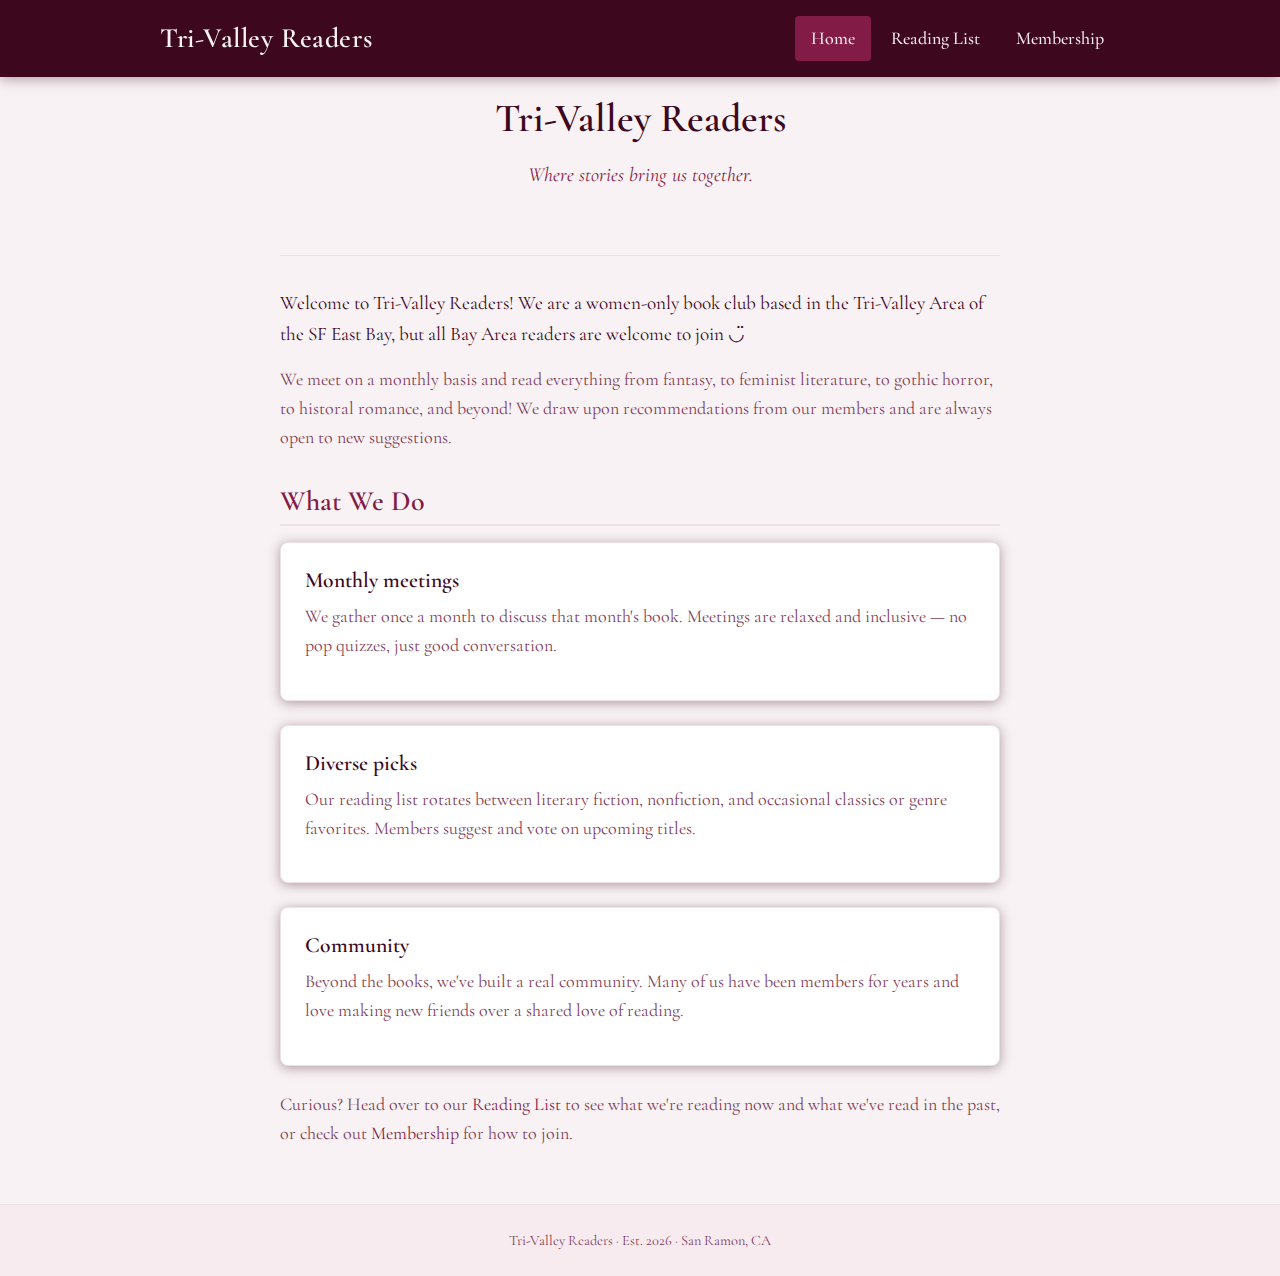
<file: index.html>
<!DOCTYPE html>
<html lang="en">
<head>
  <meta charset="UTF-8">
  <meta name="viewport" content="width=device-width, initial-scale=1.0">
  <title>Tri-Valley Readers — Book Club</title>
  <link rel="stylesheet" href="styles.css">
</head>
<body>
  <header class="site-header">
    <div class="wrap">
      <div class="logo"><a href="index.html">Tri-Valley Readers</a></div>
      <nav>
        <ul class="nav-tabs">
          <li><a href="index.html" class="active">Home</a></li>
          <li><a href="reading-list.html">Reading List</a></li>
          <li><a href="membership.html">Membership</a></li>
        </ul>
      </nav>
    </div>
  </header>

  <main>
    <div class="wrap">
      <section class="hero">
        <h1>Tri-Valley Readers</h1>
        <p class="tagline">Where stories bring us together.</p>
      </section>

      <p class="lead">
        Welcome to Tri-Valley Readers! We are a women-only book club based in the Tri-Valley Area of the SF East Bay, but all Bay Area readers are welcome to join ◡̈
      </p>

      <p>
        We meet on a monthly basis and read everything from fantasy, to feminist literature, to gothic horror, to historal romance, and beyond! We draw upon recommendations from our members and are always open to new suggestions.
      </p>

      <h2>What We Do</h2>
      <div class="card">
        <h3>Monthly meetings</h3>
        <p>We gather once a month to discuss that month's book. Meetings are relaxed and inclusive — no pop quizzes, just good conversation.</p>
      </div>
      <div class="card">
        <h3>Diverse picks</h3>
        <p>Our reading list rotates between literary fiction, nonfiction, and occasional classics or genre favorites. Members suggest and vote on upcoming titles.</p>
      </div>
      <div class="card">
        <h3>Community</h3>
        <p>Beyond the books, we've built a real community. Many of us have been members for years and love making new friends over a shared love of reading.</p>
      </div>

      <p>
        Curious? Head over to our <a href="reading-list.html">Reading List</a> to see what we're reading now and what we've read in the past, or check out <a href="membership.html">Membership</a> for how to join.
      </p>
    </div>
  </main>

  <footer class="site-footer">
    <div class="wrap">Tri-Valley Readers · Est. 2026 · San Ramon, CA</div>
  </footer>
</body>
</html>
</file>
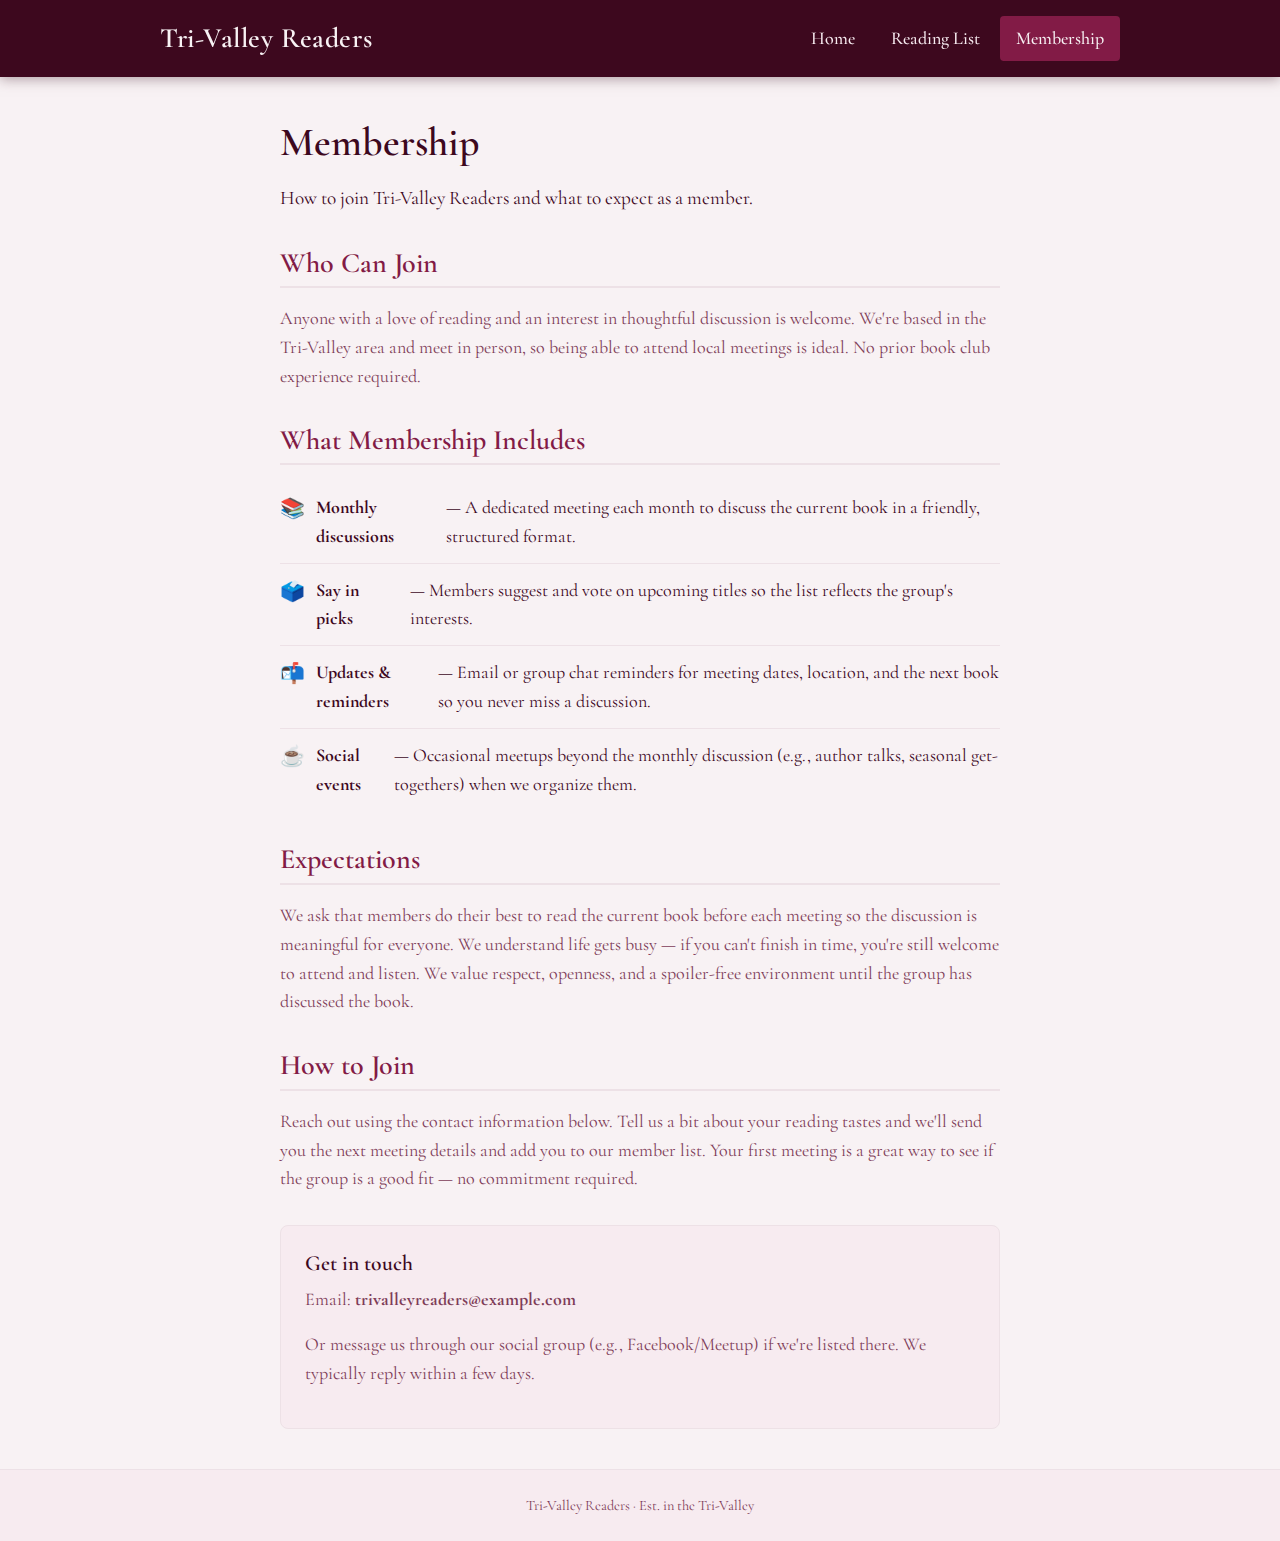
<file: membership.html>
<!DOCTYPE html>
<html lang="en">
<head>
  <meta charset="UTF-8">
  <meta name="viewport" content="width=device-width, initial-scale=1.0">
  <title>Membership — Tri-Valley Readers</title>
  <link rel="stylesheet" href="styles.css">
</head>
<body>
  <header class="site-header">
    <div class="wrap">
      <div class="logo"><a href="index.html">Tri-Valley Readers</a></div>
      <nav>
        <ul class="nav-tabs">
          <li><a href="index.html">Home</a></li>
          <li><a href="reading-list.html">Reading List</a></li>
          <li><a href="membership.html" class="active">Membership</a></li>
        </ul>
      </nav>
    </div>
  </header>

  <main>
    <div class="wrap">
      <h1>Membership</h1>
      <p class="lead">How to join Tri-Valley Readers and what to expect as a member.</p>

      <h2>Who Can Join</h2>
      <p>Anyone with a love of reading and an interest in thoughtful discussion is welcome. We're based in the Tri-Valley area and meet in person, so being able to attend local meetings is ideal. No prior book club experience required.</p>

      <h2>What Membership Includes</h2>
      <ul class="membership-list">
        <li><span class="icon">📚</span> <strong>Monthly discussions</strong> — A dedicated meeting each month to discuss the current book in a friendly, structured format.</li>
        <li><span class="icon">🗳️</span> <strong>Say in picks</strong> — Members suggest and vote on upcoming titles so the list reflects the group's interests.</li>
        <li><span class="icon">📬</span> <strong>Updates & reminders</strong> — Email or group chat reminders for meeting dates, location, and the next book so you never miss a discussion.</li>
        <li><span class="icon">☕</span> <strong>Social events</strong> — Occasional meetups beyond the monthly discussion (e.g., author talks, seasonal get-togethers) when we organize them.</li>
      </ul>

      <h2>Expectations</h2>
      <p>We ask that members do their best to read the current book before each meeting so the discussion is meaningful for everyone. We understand life gets busy — if you can't finish in time, you're still welcome to attend and listen. We value respect, openness, and a spoiler-free environment until the group has discussed the book.</p>

      <h2>How to Join</h2>
      <p>Reach out using the contact information below. Tell us a bit about your reading tastes and we'll send you the next meeting details and add you to our member list. Your first meeting is a great way to see if the group is a good fit — no commitment required.</p>

      <div class="contact-box">
        <h3>Get in touch</h3>
        <p>Email: <strong>trivalleyreaders@example.com</strong></p>
        <p>Or message us through our social group (e.g., Facebook/Meetup) if we're listed there. We typically reply within a few days.</p>
      </div>
    </div>
  </main>

  <footer class="site-footer">
    <div class="wrap">Tri-Valley Readers · Est. in the Tri-Valley</div>
  </footer>
</body>
</html>
</file>
<file: styles.css>
/* Tri-Valley Readers — Book Club Website */
@import url('https://fonts.googleapis.com/css2?family=Cormorant+Garamond:ital,wght@0,400;0,600;1,400&family=Source+Sans+3:wght@400;500;600&display=swap');

:root {
  --ink: #3d081e;
  --paper: #f8f2f4;
  --cream: #f7ebf0;
  --accent: #821b46;
  --accent-light: #ab3063;
  --muted: #7e3c58;
  --border: #ede1e6;
  --shadow: rgba(99, 67, 80, 0.5);
}

* {
  box-sizing: border-box;
}

html {
  scroll-behavior: smooth;
}

body {
  margin: 0;
  font-family: 'Cormorant Garamond', serif;
  font-size: 18px;
  line-height: 1.6;
  color: var(--ink);
  background: var(--paper);
  min-height: 100vh;
  display: flex;
  flex-direction: column;
}

/* Header & nav */
.site-header {
  background: var(--ink);
  color: var(--paper);
  padding: 1rem 2rem;
  position: sticky;
  top: 0;
  z-index: 100;
  box-shadow: 0 2px 12px var(--shadow);
}

.site-header .wrap {
  max-width: 960px;
  margin: 0 auto;
  display: flex;
  align-items: center;
  justify-content: space-between;
  flex-wrap: wrap;
  gap: 1rem;
}

.logo {
  font-family: 'Cormorant Garamond', serif;
  font-size: 1.75rem;
  font-weight: 600;
  letter-spacing: 0.02em;
}

.logo a {
  color: inherit;
  text-decoration: none;
  display: inline-flex;
  align-items: center;
  gap: 0.1rem;
}

.logo .logo-img {
  height: 5.5rem;
  width: auto;
  display: block;
}

.nav-tabs {
  display: flex;
  gap: 0.25rem;
  list-style: none;
  margin: 0;
  padding: 0;
}

.nav-tabs a {
  display: block;
  padding: 0.5rem 1rem;
  color: var(--cream);
  text-decoration: none;
  font-weight: 500;
  border-radius: 4px;
  transition: background 0.2s, color 0.2s;
}

.nav-tabs a:hover,
.nav-tabs a.active {
  background: var(--accent);
  color: var(--paper);
}

/* Main content */
main {
  flex: 1;
  max-width: 960px;
  margin: 0 auto;
  padding: 2.5rem 2rem;
  width: 100%;
}

main .wrap {
  max-width: 720px;
  margin: 0 auto;
}

h1, h2, h3 {
  font-family: 'Cormorant Garamond', serif;
  font-weight: 600;
  line-height: 1.25;
}

h1 {
  font-size: 2.5rem;
  margin: 0 0 1rem;
  color: var(--ink);
}

h2 {
  font-size: 1.75rem;
  margin: 2rem 0 1rem;
  color: var(--accent);
  border-bottom: 2px solid var(--border);
  padding-bottom: 0.35rem;
}

h3 {
  font-size: 1.35rem;
  margin: 1.5rem 0 0.5rem;
  color: var(--ink);
}

p {
  margin: 0 0 1rem;
  color: var(--muted);
}

.lead {
  font-size: 1.2rem;
  color: var(--ink);
}

/* Hero on home */
.hero {
  text-align: center;
  padding: 2rem 0 3rem;
  border-bottom: 1px solid var(--border);
  margin-bottom: 2rem;
}

.hero .hero-logo {
  width: 380px;
  height: auto;
  display: block;
  margin: 0 auto 0.5rem;
}

.hero h1 {
  margin-top: -3.5rem;
}

.hero .tagline {
  font-family: 'Cormorant Garamond', serif;
  font-style: italic;
  font-size: 1.25rem;
  color: var(--accent);
  margin-top: 0.5rem;
}

/* Cards / sections */
.card {
  background: #fff;
  border-radius: 8px;
  padding: 1.5rem;
  margin-bottom: 1.5rem;
  box-shadow: 0 2px 12px var(--shadow);
  border: 1px solid var(--border);
}

.card h3 {
  margin-top: 0;
}

/* Reading list */
.reading-tabs {
  display: flex;
  gap: 0;
  margin-bottom: 1.5rem;
  border-bottom: 2px solid var(--border);
}

.reading-tabs button {
  font-family: 'Cormorant Garamond', serif;
  font-size: 1rem;
  font-weight: 600;
  padding: 0.75rem 1.5rem;
  border: none;
  background: transparent;
  color: var(--muted);
  cursor: pointer;
  border-bottom: 3px solid transparent;
  margin-bottom: -2px;
  transition: color 0.2s, border-color 0.2s;
}

.reading-tabs button:hover {
  color: var(--accent);
}

.reading-tabs button.active {
  color: var(--accent);
  border-bottom-color: var(--accent);
}

.reading-panel {
  display: none;
}

.reading-panel.active {
  display: block;
}

.empty-notice {
  text-align: center;
  padding: 3rem 2rem;
  color: var(--muted);
  font-style: italic;
  font-size: 1.1rem;
}

.featured-book {
  display: flex;
  flex-direction: column;
  padding: 2rem 0 0.5rem 0;
  gap: 1.5rem;
}

.featured-date {
  font-size: 1.1rem;
  color: var(--accent);
  font-weight: 600;
  text-transform: uppercase;
  letter-spacing: 0.08em;
  margin: 0;
  text-align: left;
}

.featured-book-content {
  display: flex;
  gap: 2rem;
  align-items: flex-start;
}

.featured-book-cover {
  width: 220px;
  flex-shrink: 0;
}

.featured-book-cover img {
  width: 100%;
  height: auto;
  border-radius: 6px;
  box-shadow: 0 4px 12px var(--shadow);
}

.featured-book-info {
  flex: 1;
  text-align: left;
}

.featured-book-info h3 {
  font-size: 2rem;
  margin: 0 0 0.5rem 0;
}

.featured-book-info h3 a {
  color: var(--ink);
  text-decoration: none;
}

.featured-book-info h3 a:hover {
  color: var(--accent);
  text-decoration: underline;
}

.featured-book-info .author {
  font-size: 1.1rem;
  color: var(--accent);
  margin: 0 0 1rem 0;
}

.featured-book-info .description {
  font-size: 1rem;
  line-height: 1.7;
  color: var(--muted);
  margin-bottom: 1.5rem;
}

.download-links {
  display: flex;
  align-items: center;
  gap: 1rem;
  flex-wrap: wrap;
}

.download-label {
  font-size: 0.95rem;
  color: var(--ink);
  margin: 0;
  font-weight: 500;
}

.download-btn {
  display: inline-block;
  padding: 0.5rem 1.25rem;
  background: var(--accent);
  color: var(--paper);
  text-decoration: none;
  border-radius: 4px;
  font-size: 0.9rem;
  font-weight: 600;
  transition: background 0.2s;
}

.download-btn:hover {
  background: var(--accent-light);
  color: var(--paper);
  text-decoration: none;
}

.meeting-notice {
  margin-top: 2rem;
  padding: 1.25rem 1.5rem;
  background: var(--cream);
  border-radius: 6px;
  border: 1px solid var(--border);
}

.meeting-notice p {
  margin: 0;
  font-size: 0.95rem;
  color: var(--ink);
  text-align: center;
}

.meeting-notice a {
  color: var(--accent);
  font-weight: 600;
  text-decoration: none;
}

.meeting-notice a:hover {
  text-decoration: underline;
  color: var(--accent-light);
}

.book-item {
  display: flex;
  gap: 1.5rem;
  padding: 1.25rem 0;
  border-bottom: 1px solid var(--border);
  align-items: flex-start;
}

.book-item:last-child {
  border-bottom: none;
}

.book-cover {
  width: 80px;
  min-width: 80px;
  height: 120px;
  background: var(--cream);
  border-radius: 4px;
  display: flex;
  align-items: center;
  justify-content: center;
  font-family: 'Cormorant Garamond', serif;
  font-size: 0.85rem;
  color: var(--muted);
  text-align: center;
  padding: 0.5rem;
}

.book-cover img {
  width: 100%;
  height: 100%;
  object-fit: cover;
  border-radius: 4px;
}

.book-info h4 {
  font-family: 'Cormorant Garamond', serif;
  font-size: 1.25rem;
  margin: 0 0 0.25rem;
  color: var(--ink);
}

.book-info h4 a {
  color: inherit;
}

.book-info h4 a:hover {
  color: inherit;
  text-decoration: underline;
}

.book-info .author {
  color: var(--accent);
  font-size: 0.95rem;
  margin-bottom: 0.5rem;
}

.book-info .date,
.book-info .notes {
  font-size: 0.9rem;
  color: var(--muted);
}

/* Membership */
.membership-list {
  list-style: none;
  padding: 0;
  margin: 0;
}

.membership-list li {
  padding: 0.75rem 0;
  border-bottom: 1px solid var(--border);
  display: flex;
  align-items: flex-start;
  gap: 0.75rem;
}

.membership-list li:last-child {
  border-bottom: none;
}

.membership-list .icon {
  color: var(--accent);
  font-size: 1.25rem;
  min-width: 1.5rem;
}

.membership-list .membership-content {
  display: grid;
  grid-template-columns: 200px 1fr;
  gap: 1rem;
  align-items: baseline;
  width: 100%;
}

.membership-list .membership-content strong {
  color: var(--ink);
  font-family: 'Cormorant Garamond', serif;
  font-weight: 600;
  font-size: 1.1rem;
}

.membership-list .membership-content .description {
  color: var(--muted);
}

.contact-box {
  background: var(--cream);
  border-radius: 8px;
  padding: 1.5rem;
  margin-top: 2rem;
  border: 1px solid var(--border);
}

.contact-box h3 {
  margin-top: 0;
}

.membership-form-wrap {
  margin-top: 2rem;
}

.membership-form-wrap h3 {
  margin: 0 0 1rem;
}

.membership-form-wrap iframe {
  display: block;
  border: 1px solid var(--border);
  border-radius: 8px;
  min-height: 800px;
}

a {
  color: var(--accent);
  text-decoration: none;
}

a:hover {
  text-decoration: underline;
  color: var(--accent-light);
}

/* Footer */
.site-footer {
  background: var(--cream);
  padding: 1.5rem 2rem;
  text-align: center;
  font-size: 0.9rem;
  color: var(--muted);
  border-top: 1px solid var(--border);
}

.site-footer .wrap {
  max-width: 960px;
  margin: 0 auto;
}

/* Responsive */
@media (max-width: 640px) {
  .site-header .wrap {
    flex-direction: column;
    align-items: flex-start;
  }

  .nav-tabs {
    width: 100%;
  }

  .nav-tabs a {
    flex: 1;
    text-align: center;
  }

  main {
    padding: 1.5rem 1rem;
  }

  .reading-tabs {
    flex-wrap: wrap;
  }

  .book-item {
    flex-direction: column;
    gap: 1rem;
  }

  .featured-date {
    text-align: center;
  }

  .featured-book-content {
    flex-direction: column;
    align-items: center;
  }

  .featured-book-cover {
    width: 200px;
  }

  .featured-book-info {
    text-align: center;
  }

  .download-links {
    justify-content: center;
  }
}
</file>
